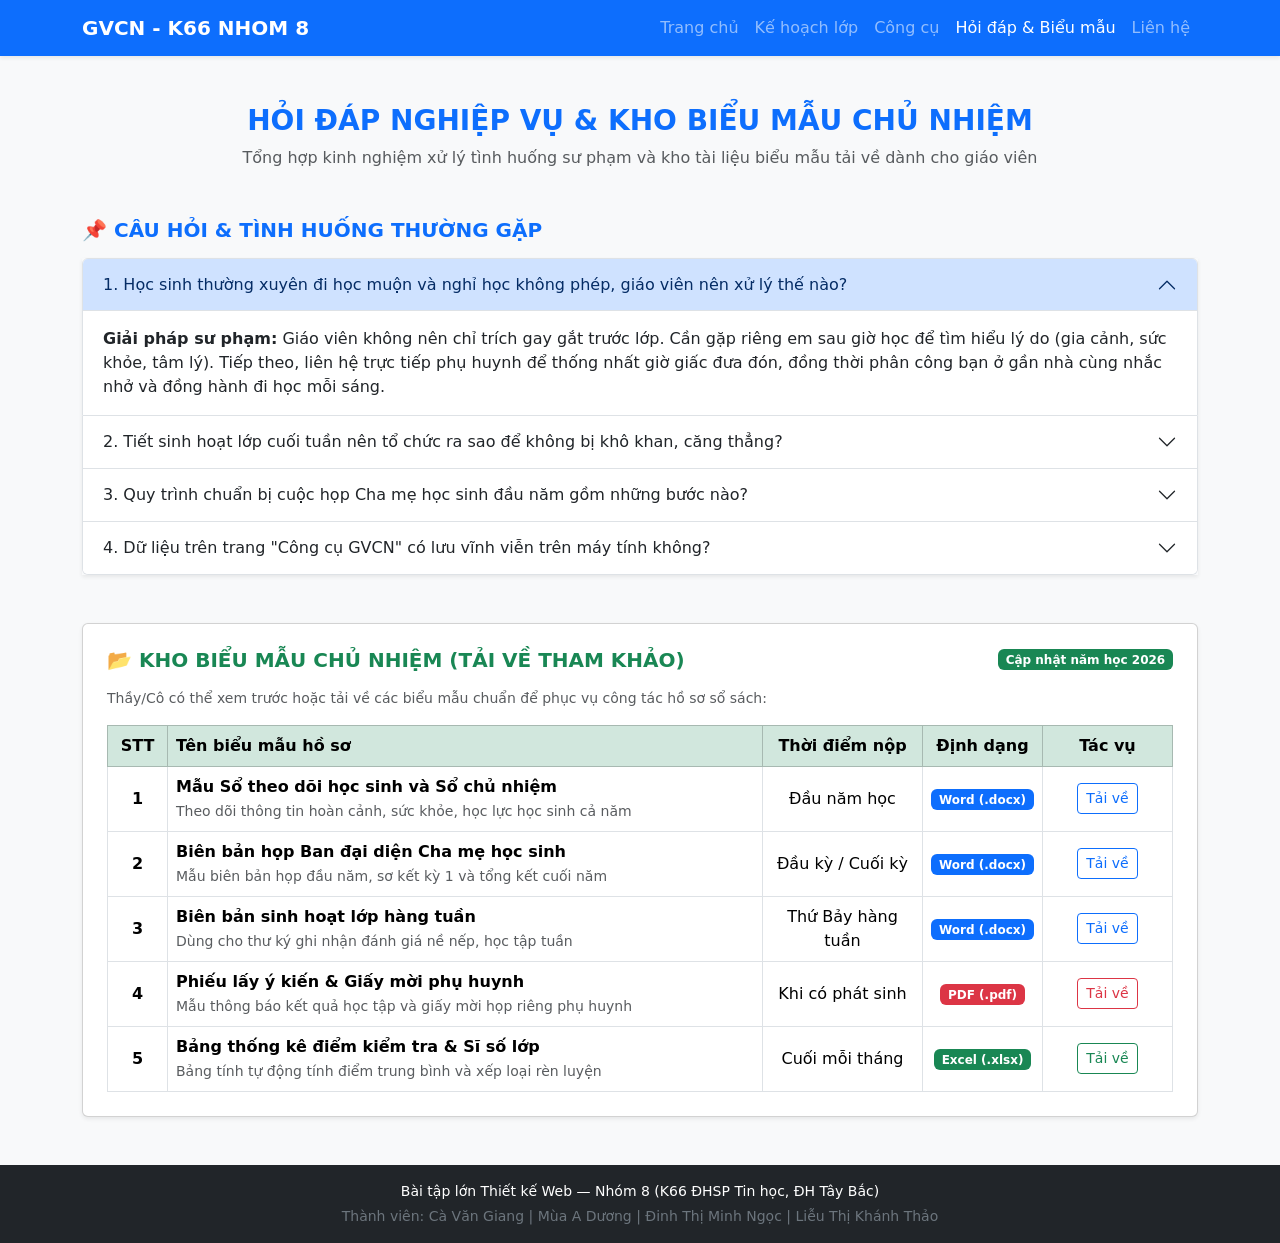
<file: bieumau.html>
<!DOCTYPE html>
<html lang="vi">
  <head>
    <meta charset="utf-8" />
    <meta name="viewport" content="width=device-width, initial-scale=1.0" />
    <title>Hoi Dap &amp; Bieu Mau - Nhom 8</title>

    <!-- Bootstrap 5.3.3 CSS -->
    <link
      href="https://cdn.jsdelivr.net/npm/bootstrap@5.3.3/dist/css/bootstrap.min.css"
      rel="stylesheet"
    />
    <link rel="stylesheet" href="style.css" />
  </head>
  <body class="bg-light">
    <!-- Thanh menu điều hướng trên đầu -->
    <header>
      <nav
        class="navbar navbar-expand-lg navbar-dark bg-primary sticky-top shadow-sm"
      >
        <div class="container">
          <a class="navbar-brand fw-bold" href="index.html"
            >GVCN - K66 NHOM 8</a
          >
          <button
            class="navbar-toggler"
            type="button"
            data-bs-toggle="collapse"
            data-bs-target="#menuchinh"
          >
            <span class="navbar-toggler-icon"></span>
          </button>
          <div class="collapse navbar-collapse" id="menuchinh">
            <ul class="navbar-nav ms-auto">
              <li class="nav-item">
                <a class="nav-link" href="index.html">Trang chủ</a>
              </li>
              <li class="nav-item">
                <a class="nav-link" href="hoatdong.html">Kế hoạch lớp</a>
              </li>
              <li class="nav-item">
                <a class="nav-link" href="congcu.html">Công cụ</a>
              </li>
              <li class="nav-item">
                <a class="nav-link active" href="bieumau.html"
                  >Hỏi đáp &amp; Biểu mẫu</a
                >
              </li>
              <li class="nav-item">
                <a class="nav-link" href="lienhe.html">Liên hệ</a>
              </li>
            </ul>
          </div>
        </div>
      </nav>
    </header>

    <!-- Thân trang chính -->
    <main class="container my-5">
      <!-- Tiêu đề trang -->
      <div class="text-center mb-5">
        <h1 class="h3 fw-bold text-primary">
          HỎI ĐÁP NGHIỆP VỤ &amp; KHO BIỂU MẪU CHỦ NHIỆM
        </h1>
        <p class="text-muted">
          Tổng hợp kinh nghiệm xử lý tình huống sư phạm và kho tài liệu biểu mẫu
          tải về dành cho giáo viên
        </p>
      </div>

      <!-- PHẦN 1: HỎI ĐÁP NGHIỆP VỤ SƯ PHẠM (Dùng Accordion co giãn) -->
      <section class="mb-5">
        <div class="d-flex align-items-center mb-3">
          <h2 class="h5 fw-bold text-primary mb-0">
            📌 CÂU HỎI &amp; TÌNH HUỐNG THƯỜNG GẶP
          </h2>
        </div>

        <div class="accordion shadow-sm" id="hopfaq">
          <!-- Câu 1 -->
          <div class="accordion-item">
            <h2 class="accordion-header">
              <button class="accordion-button" type="button">
                1. Học sinh thường xuyên đi học muộn và nghỉ học không phép,
                giáo viên nên xử lý thế nào?
              </button>
            </h2>
            <div class="accordion-collapse">
              <div class="accordion-body">
                <strong>Giải pháp sư phạm:</strong> Giáo viên không nên chỉ
                trích gay gắt trước lớp. Cần gặp riêng em sau giờ học để tìm
                hiểu lý do (gia cảnh, sức khỏe, tâm lý). Tiếp theo, liên hệ trực
                tiếp phụ huynh để thống nhất giờ giấc đưa đón, đồng thời phân
                công bạn ở gần nhà cùng nhắc nhở và đồng hành đi học mỗi sáng.
              </div>
            </div>
          </div>

          <!-- Câu 2 -->
          <div class="accordion-item">
            <h2 class="accordion-header">
              <button class="accordion-button collapsed" type="button">
                2. Tiết sinh hoạt lớp cuối tuần nên tổ chức ra sao để không bị
                khô khan, căng thẳng?
              </button>
            </h2>
            <div class="accordion-collapse" style="display: none">
              <div class="accordion-body">
                <strong>Gợi ý hoạt động:</strong> Thay vì chỉ phê bình khuyết
                điểm, hãy chia tiết sinh hoạt làm 3 phần: (1) Ban cán sự tổng
                kết nhanh trong 10 phút; (2) Tuyên dương "Hoa điểm 10" và biểu
                dương học sinh tiến bộ; (3) Tổ chức diễn đàn nhỏ hoặc trò chơi
                đố vui, bốc thăm phát biểu ngẫu nhiên để cả lớp cùng gắn kết.
              </div>
            </div>
          </div>

          <!-- Câu 3 -->
          <div class="accordion-item">
            <h2 class="accordion-header">
              <button class="accordion-button collapsed" type="button">
                3. Quy trình chuẩn bị cuộc họp Cha mẹ học sinh đầu năm gồm những
                bước nào?
              </button>
            </h2>
            <div class="accordion-collapse" style="display: none">
              <div class="accordion-body">
                <strong>Các bước chuẩn bị:</strong> (1) Chuẩn bị báo cáo đặc
                điểm tình hình lớp và các chỉ tiêu phấn đấu; (2) In sẵn danh
                sách trích ngang và phiếu thông tin liên lạc; (3) Dự kiến nhân
                sự Ban đại diện phụ huynh lớp; (4) Chuẩn bị slide trình chiếu
                ngắn gọn và trang trí bảng lớp trang trọng.
              </div>
            </div>
          </div>

          <!-- Câu 4 -->
          <div class="accordion-item">
            <h2 class="accordion-header">
              <button class="accordion-button collapsed" type="button">
                4. Dữ liệu trên trang "Công cụ GVCN" có lưu vĩnh viễn trên máy
                tính không?
              </button>
            </h2>
            <div class="accordion-collapse" style="display: none">
              <div class="accordion-body">
                <strong>Nguyên tắc kỹ thuật:</strong> Theo quy định của học phần
                Thiết kế Web, hệ thống chạy hoàn toàn trên phiên duyệt web (RAM)
                và không lưu vào ổ cứng (không dùng localStorage/cookie). Mỗi
                khi nhấn F5 tải lại trang, hệ thống sẽ khôi phục lại danh sách 6
                học sinh mẫu ban đầu để phục vụ việc kiểm thử nhanh.
              </div>
            </div>
          </div>
        </div>
      </section>

      <!-- PHẦN 2: KHO BIỂU MẪU HÀNH CHÍNH DÀNH CHO GIÁO VIÊN (Bảng dữ liệu chuẩn) -->
      <section class="card shadow-sm p-4 mb-4">
        <div class="d-flex align-items-center justify-content-between mb-3">
          <h2 class="h5 fw-bold text-success mb-0">
            📂 KHO BIỂU MẪU CHỦ NHIỆM (TẢI VỀ THAM KHẢO)
          </h2>
          <span class="badge bg-success">Cập nhật năm học 2026</span>
        </div>
        <p class="text-muted small">
          Thầy/Cô có thể xem trước hoặc tải về các biểu mẫu chuẩn để phục vụ
          công tác hồ sơ sổ sách:
        </p>

        <div class="table-responsive">
          <table class="table table-hover table-bordered align-middle mb-0">
            <thead class="table-success text-center">
              <tr>
                <th scope="col" style="width: 60px">STT</th>
                <th scope="col" class="text-start">Tên biểu mẫu hồ sơ</th>
                <th scope="col" style="width: 160px">Thời điểm nộp</th>
                <th scope="col" style="width: 120px">Định dạng</th>
                <th scope="col" style="width: 130px">Tác vụ</th>
              </tr>
            </thead>
            <tbody>
              <tr>
                <td class="text-center fw-bold">1</td>
                <td>
                  <strong>Mẫu Sổ theo dõi học sinh và Sổ chủ nhiệm</strong
                  ><br /><small class="text-muted"
                    >Theo dõi thông tin hoàn cảnh, sức khỏe, học lực học sinh cả
                    năm</small
                  >
                </td>
                <td class="text-center">Đầu năm học</td>
                <td class="text-center">
                  <span class="badge bg-primary">Word (.docx)</span>
                </td>
                <td class="text-center">
                  <button
                    type="button"
                    class="btn btn-sm btn-outline-primary"
                    onclick="alert('Đang tải file mẫu Sổ chủ nhiệm (.docx)...')"
                  >
                    Tải về
                  </button>
                </td>
              </tr>
              <tr>
                <td class="text-center fw-bold">2</td>
                <td>
                  <strong>Biên bản họp Ban đại diện Cha mẹ học sinh</strong
                  ><br /><small class="text-muted"
                    >Mẫu biên bản họp đầu năm, sơ kết kỳ 1 và tổng kết cuối
                    năm</small
                  >
                </td>
                <td class="text-center">Đầu kỳ / Cuối kỳ</td>
                <td class="text-center">
                  <span class="badge bg-primary">Word (.docx)</span>
                </td>
                <td class="text-center">
                  <button
                    type="button"
                    class="btn btn-sm btn-outline-primary"
                    onclick="alert('Đang tải file Biên bản họp phụ huynh (.docx)...')"
                  >
                    Tải về
                  </button>
                </td>
              </tr>
              <tr>
                <td class="text-center fw-bold">3</td>
                <td>
                  <strong>Biên bản sinh hoạt lớp hàng tuần</strong><br /><small
                    class="text-muted"
                    >Dùng cho thư ký ghi nhận đánh giá nề nếp, học tập
                    tuần</small
                  >
                </td>
                <td class="text-center">Thứ Bảy hàng tuần</td>
                <td class="text-center">
                  <span class="badge bg-primary">Word (.docx)</span>
                </td>
                <td class="text-center">
                  <button
                    type="button"
                    class="btn btn-sm btn-outline-primary"
                    onclick="alert('Đang tải file Biên bản sinh hoạt lớp (.docx)...')"
                  >
                    Tải về
                  </button>
                </td>
              </tr>
              <tr>
                <td class="text-center fw-bold">4</td>
                <td>
                  <strong>Phiếu lấy ý kiến &amp; Giấy mời phụ huynh</strong
                  ><br /><small class="text-muted"
                    >Mẫu thông báo kết quả học tập và giấy mời họp riêng phụ
                    huynh</small
                  >
                </td>
                <td class="text-center">Khi có phát sinh</td>
                <td class="text-center">
                  <span class="badge bg-danger">PDF (.pdf)</span>
                </td>
                <td class="text-center">
                  <button
                    type="button"
                    class="btn btn-sm btn-outline-danger"
                    onclick="alert('Đang tải file Phiếu thông tin phụ huynh (.pdf)...')"
                  >
                    Tải về
                  </button>
                </td>
              </tr>
              <tr>
                <td class="text-center fw-bold">5</td>
                <td>
                  <strong>Bảng thống kê điểm kiểm tra &amp; Sĩ số lớp</strong
                  ><br /><small class="text-muted"
                    >Bảng tính tự động tính điểm trung bình và xếp loại rèn
                    luyện</small
                  >
                </td>
                <td class="text-center">Cuối mỗi tháng</td>
                <td class="text-center">
                  <span class="badge bg-success">Excel (.xlsx)</span>
                </td>
                <td class="text-center">
                  <button
                    type="button"
                    class="btn btn-sm btn-outline-success"
                    onclick="alert('Đang tải file Bảng thống kê điểm (.xlsx)...')"
                  >
                    Tải về
                  </button>
                </td>
              </tr>
            </tbody>
          </table>
        </div>
      </section>
    </main>

    <!-- Chân trang dùng chung -->
    <footer class="bg-dark text-white text-center py-3 mt-5">
      <div class="container small">
        <p class="mb-1">
          Bài tập lớn Thiết kế Web — Nhóm 8 (K66 ĐHSP Tin học, ĐH Tây Bắc)
        </p>
        <p class="mb-0 text-secondary">
          Thành viên: Cà Văn Giang | Mùa A Dương | Đinh Thị Minh Ngọc | Liễu Thị
          Khánh Thảo
        </p>
      </div>
    </footer>

    <!-- Nhúng jQuery và Bootstrap JS -->
    <script src="https://code.jquery.com/jquery-3.7.1.min.js"></script>
    <script src="https://cdn.jsdelivr.net/npm/bootstrap@5.3.3/dist/js/bootstrap.bundle.min.js"></script>

    <!-- Code jQuery điều khiển Accordion co giãn (Mục 6.7.1) -->
    <script>
      $(document).ready(function () {
        $('.accordion-button').click(function () {
          var nutHienTai = $(this);
          var noiDung = nutHienTai
            .closest('.accordion-item')
            .find('.accordion-collapse');

          // Đóng các câu hỏi khác lại
          $('.accordion-collapse').not(noiDung).slideUp(300);
          $('.accordion-button').not(nutHienTai).addClass('collapsed');

          // Trượt mở hoặc đóng câu hỏi vừa chọn
          noiDung.slideToggle(300, function () {
            if (noiDung.is(':visible')) {
              nutHienTai.removeClass('collapsed');
            } else {
              nutHienTai.addClass('collapsed');
            }
          });
        });
      });
    </script>
  </body>
</html>
</file>
<file: style.css>
/* Chỉnh nhẹ các thành phần tương tác */
.card {
    transition: transform 0.2s ease, box-shadow 0.2s ease;
}

.table th,
.table td {
    vertical-align: middle;
}

#randomResult {
    min-height: 50px;
    display: flex;
    align-items: center;
    justify-content: center;
}
</file>
